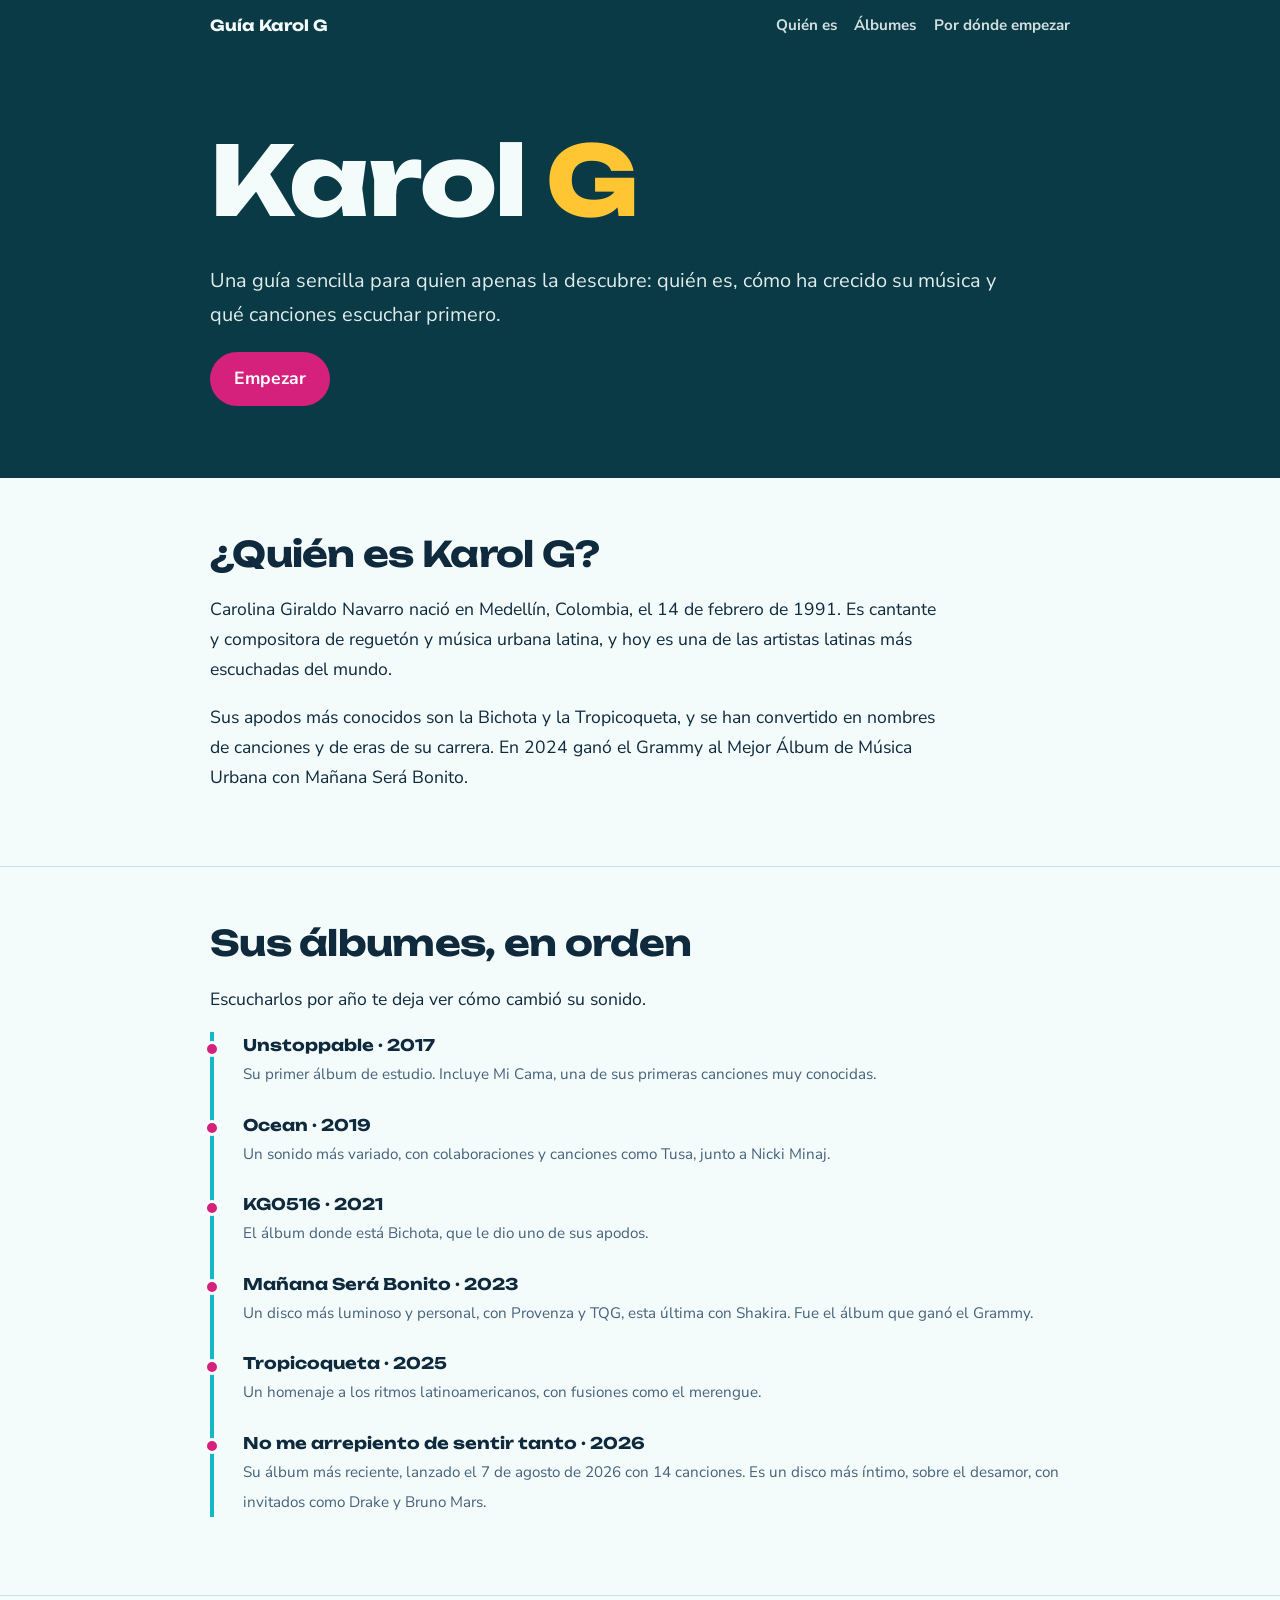
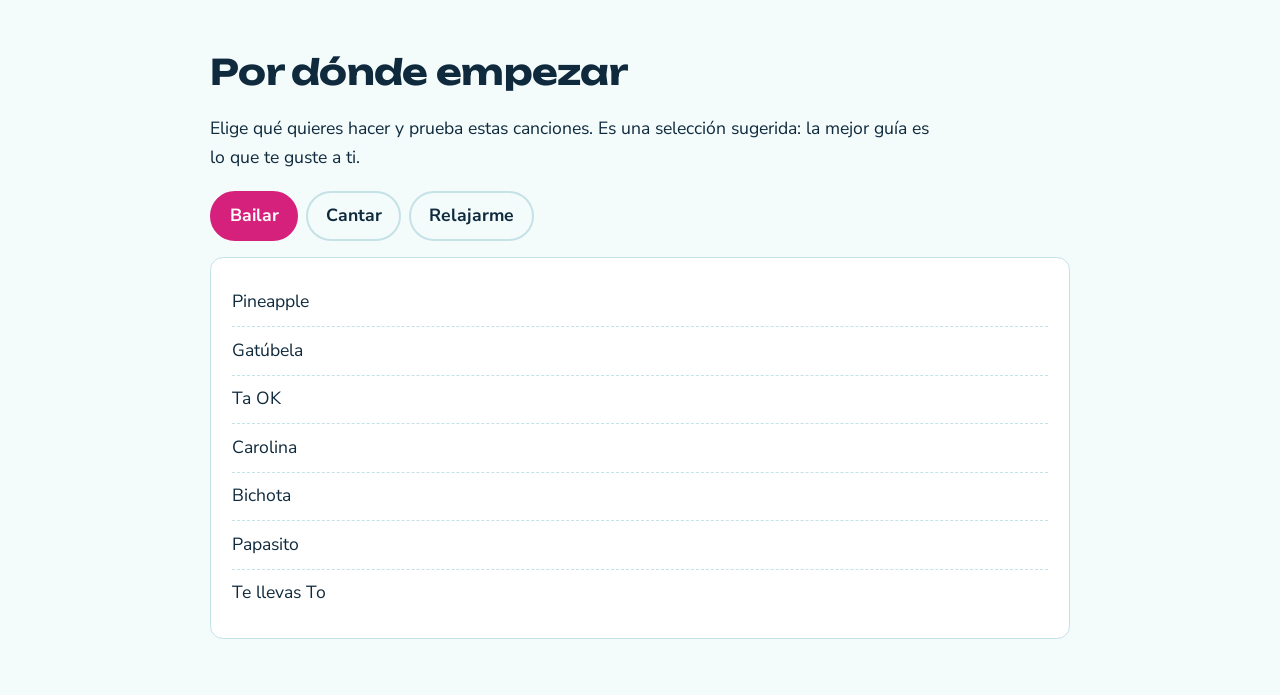
<file: index.html>
<!DOCTYPE html>
<html lang="es">
<head>
<meta charset="utf-8">
<meta name="viewport" content="width=device-width, initial-scale=1, viewport-fit=cover">
<title>Guía Karol G · Por dónde empezar</title>
<meta name="description" content="Guía sencilla para conocer a Karol G: quién es, sus álbumes y qué canciones escuchar primero.">
<link rel="preconnect" href="https://fonts.googleapis.com">
<link rel="preconnect" href="https://fonts.gstatic.com" crossorigin>
<link href="https://fonts.googleapis.com/css2?family=Unbounded:wght@500;800&family=Nunito+Sans:wght@400;700&display=swap" rel="stylesheet">
<link rel="stylesheet" href="styles.css">
</head>
<body>
<nav aria-label="Principal"><div class="wrap">
  <strong>Guía Karol G</strong>
  <a href="#quien">Quién es</a><a href="#albumes">Álbumes</a><a href="#empezar">Por dónde empezar</a>
</div></nav>

<header class="hero"><div class="wrap">
  <h1>Karol <span>G</span></h1>
  <p>Una guía sencilla para quien apenas la descubre: quién es, cómo ha crecido su música y qué canciones escuchar primero.</p>
  <a class="btn" href="#quien">Empezar</a>
</div></header>

<main>
<section id="quien"><div class="wrap">
  <h2>¿Quién es Karol G?</h2>
  <p>Carolina Giraldo Navarro nació en Medellín, Colombia, el 14 de febrero de 1991. Es cantante y compositora de reguetón y música urbana latina, y hoy es una de las artistas latinas más escuchadas del mundo.</p>
  <p>Sus apodos más conocidos son la Bichota y la Tropicoqueta, y se han convertido en nombres de canciones y de eras de su carrera. En 2024 ganó el Grammy al Mejor Álbum de Música Urbana con Mañana Será Bonito.</p>
</div></section>

<section id="albumes"><div class="wrap">
  <h2>Sus álbumes, en orden</h2>
  <p>Escucharlos por año te deja ver cómo cambió su sonido.</p>
  <ol class="line">
    <li><b>Unstoppable · 2017</b><small>Su primer álbum de estudio. Incluye Mi Cama, una de sus primeras canciones muy conocidas.</small></li>
    <li><b>Ocean · 2019</b><small>Un sonido más variado, con colaboraciones y canciones como Tusa, junto a Nicki Minaj.</small></li>
    <li><b>KG0516 · 2021</b><small>El álbum donde está Bichota, que le dio uno de sus apodos.</small></li>
    <li><b>Mañana Será Bonito · 2023</b><small>Un disco más luminoso y personal, con Provenza y TQG, esta última con Shakira. Fue el álbum que ganó el Grammy.</small></li>
    <li><b>Tropicoqueta · 2025</b><small>Un homenaje a los ritmos latinoamericanos, con fusiones como el merengue.</small></li>
    <li><b>No me arrepiento de sentir tanto · 2026</b><small>Su álbum más reciente, lanzado el 7 de agosto de 2026 con 14 canciones. Es un disco más íntimo, sobre el desamor, con invitados como Drake y Bruno Mars.</small></li>
  </ol>
</div></section>

<section id="empezar"><div class="wrap">
  <h2>Por dónde empezar</h2>
  <p>Elige qué quieres hacer y prueba estas canciones. Es una selección sugerida: la mejor guía es lo que te guste a ti.</p>
  <div class="tabs" role="tablist" aria-label="Qué quieres escuchar" id="tabs">
    <button role="tab" id="t0" aria-selected="true" aria-controls="p0">Bailar</button>
    <button role="tab" id="t1" aria-selected="false" aria-controls="p1" tabindex="-1">Cantar</button>
    <button role="tab" id="t2" aria-selected="false" aria-controls="p2" tabindex="-1">Relajarme</button>
  </div>
  <div class="panel" role="tabpanel" id="p0" aria-labelledby="t0"><ul class="songs">
    <li><span>Pineapple</span></li>
    <li><span>Gatúbela</span></li>
    <li><span>Ta OK</span></li>
    <li><span>Carolina</span></li>
    <li><span>Bichota</span></li>
    <li><span>Papasito</span></li>
    <li><span>Te llevas To</span></li></ul></div>
  <div class="panel" role="tabpanel" id="p1" aria-labelledby="t1" hidden><ul class="songs">
    <li><span>Mi Cama</span></li>
    <li><span>Ese Hombre Es Malo</span></li>
    <li><span>Mañana</span><small>Con Andy Rivera</small></li>
    <li><span>La Dama</span></li>
    <li><span>Eclipse</span></li>
    <li><span>Final Feliz</span></li>
    <li><span>Gato Malo</span></li>
    <li><span>DVD</span></li></ul></div>
  <div class="panel" role="tabpanel" id="p2" aria-labelledby="t2" hidden><ul class="songs">
    <li><span>Ocean</span></li>
    <li><span>Se Puso Linda</span></li>
    <li><span>Después de Ti</span></li>
    <li><span>La Vida Continuó</span><small>Con Simone & Simaria</small></li>
    <li><span>Milagros</span></li>
    <li><span>Única</span></li></ul></div>
</div></section>
</main>


<script src="script.js"></script>
</body>
</html>
</file>
<file: styles.css>
:root{
  --bg:#f3fbfb;--surface:#ffffff;--ink:#0f2a3d;--muted:#46627a;--line:#c5e2e6;--accent:#d6217c;--accent-ink:#ffffff;--teal:#0a3a45;--hero-ink:#f3fbfb;--sun:#ffc533;--aqua:#14b8c4;
  --head:"Unbounded","Arial Black",system-ui,sans-serif;--body:"Nunito Sans","Segoe UI",system-ui,sans-serif;
  box-sizing:border-box;padding-top:env(safe-area-inset-top,0px);padding-bottom:env(safe-area-inset-bottom,0px);color-scheme:light}
@media (prefers-color-scheme:dark){:root:not([data-theme="light"]){--bg:#0a1c26;--surface:#102a38;--ink:#e8f6f8;--muted:#9cc0ca;--line:#1f4352;--accent:#ff5aa5;--accent-ink:#0a1c26;--teal:#06242c;color-scheme:dark}}
:root[data-theme="dark"]{--bg:#0a1c26;--surface:#102a38;--ink:#e8f6f8;--muted:#9cc0ca;--line:#1f4352;--accent:#ff5aa5;--accent-ink:#0a1c26;--teal:#06242c;color-scheme:dark}
html{scroll-padding-top:calc(4rem + env(safe-area-inset-top,0px));scroll-behavior:smooth;height:auto}
*,*::before,*::after{box-sizing:inherit}
body{margin:0;background:var(--bg);color:var(--ink);font:1.1rem/1.7 var(--body)}
body::before{content:"";position:fixed;inset:0 0 auto;height:env(safe-area-inset-top,0px);background:var(--teal);z-index:20}
h1,h2,h3{font-family:var(--head);line-height:1.15;margin:0 0 .6em;letter-spacing:-.02em}
h2{font-size:clamp(1.5rem,3.6vw,2.2rem)}h3{font-size:1.05rem}
p{margin:0 0 1em;max-width:66ch}
:focus-visible{outline:3px solid var(--accent);outline-offset:3px}
.wrap{max-width:900px;margin:0 auto;padding:0 1.25rem}
nav{position:sticky;top:env(safe-area-inset-top,0px);z-index:10;background:var(--teal);color:var(--hero-ink)}
nav .wrap{display:flex;align-items:center;gap:1.1rem;height:3.3rem;overflow-x:auto;white-space:nowrap}
nav strong{font-family:var(--head);font-size:.95rem;margin-right:auto}
nav a{color:var(--hero-ink);text-decoration:none;font-weight:700;font-size:.95rem;opacity:.85}
nav a:hover{opacity:1;text-decoration:underline}
header.hero{background:var(--teal);color:var(--hero-ink)}
.hero .wrap{padding-top:4.5rem;padding-bottom:4.5rem}
.hero h1{font-size:clamp(2.6rem,10vw,6rem);font-weight:800;margin-bottom:.3em}
.hero h1 span{color:var(--sun)}
.hero p{font-size:1.25rem;opacity:.92}
.btn{display:inline-block;background:var(--accent);color:var(--accent-ink);font-weight:700;text-decoration:none;padding:.75rem 1.5rem;border-radius:99px}
section{padding:3.5rem 0}
section+section{border-top:1px solid var(--line)}
.line{list-style:none;margin:0;padding:0 0 0 1.4rem;border-left:4px solid var(--aqua)}
.line li{position:relative;margin:0 0 1.4rem;padding-left:.4rem}
.line li::before{content:"";position:absolute;left:calc(-1.4rem - 10px);top:.55rem;width:16px;height:16px;border-radius:50%;background:var(--accent);border:3px solid var(--bg)}
.line b{font-family:var(--head);font-size:1rem;display:block}
.line small{color:var(--muted);font-size:.95rem}
.tabs{display:flex;gap:.5rem;flex-wrap:wrap;margin-bottom:1rem}
.tabs button{font:inherit;font-weight:700;cursor:pointer;background:transparent;color:var(--ink);border:2px solid var(--line);border-radius:99px;padding:.5rem 1.1rem}
.tabs button[aria-selected="true"]{background:var(--accent);border-color:var(--accent);color:var(--accent-ink)}
.panel{background:var(--surface);border:1px solid var(--line);border-radius:.8rem;padding:1.3rem}
.panel[hidden]{display:none}
.panel p{margin:0 0 .8rem}
.songs{list-style:none;padding:0;margin:0}
.songs li{display:flex;justify-content:space-between;gap:1rem;padding:.55rem 0;border-bottom:1px dashed var(--line)}
.songs li:last-child{border:0}
.songs small{color:var(--muted);text-align:right}
@media (prefers-reduced-motion:reduce){html{scroll-behavior:auto}}
</file>
